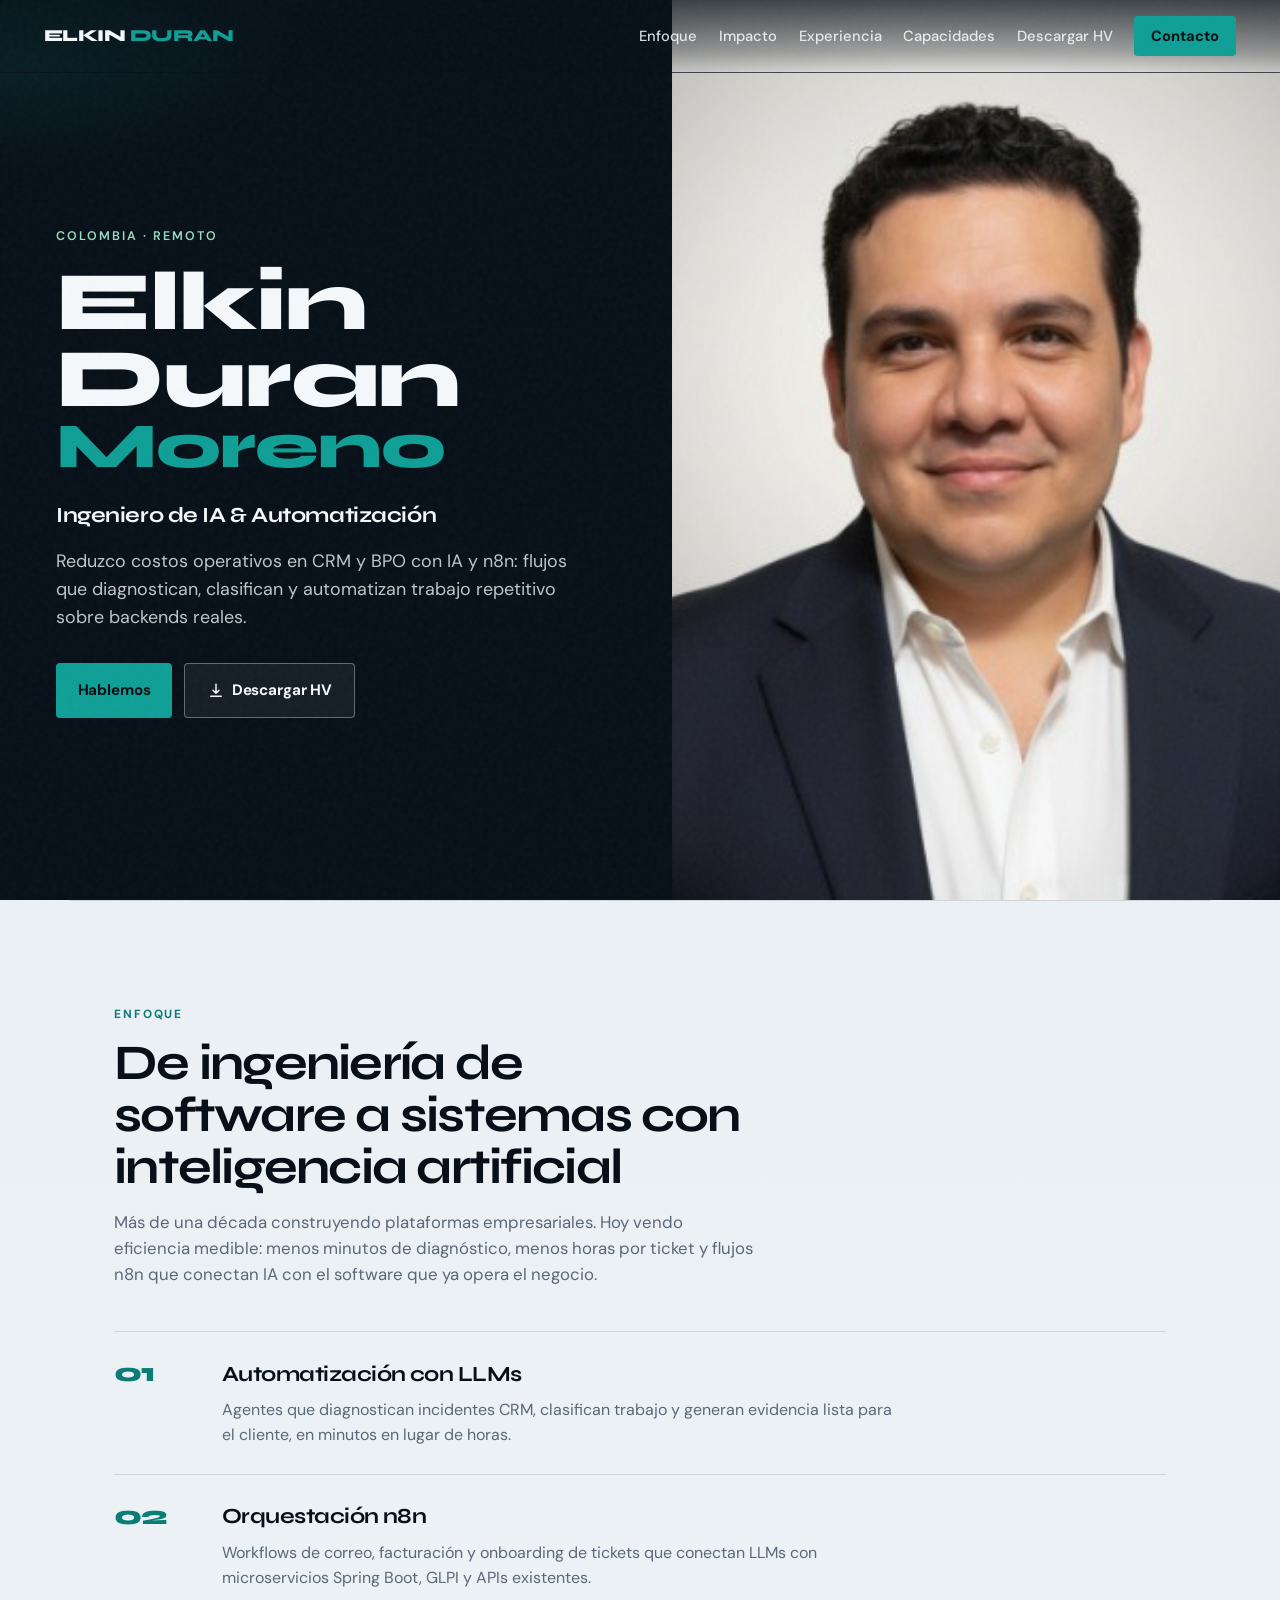
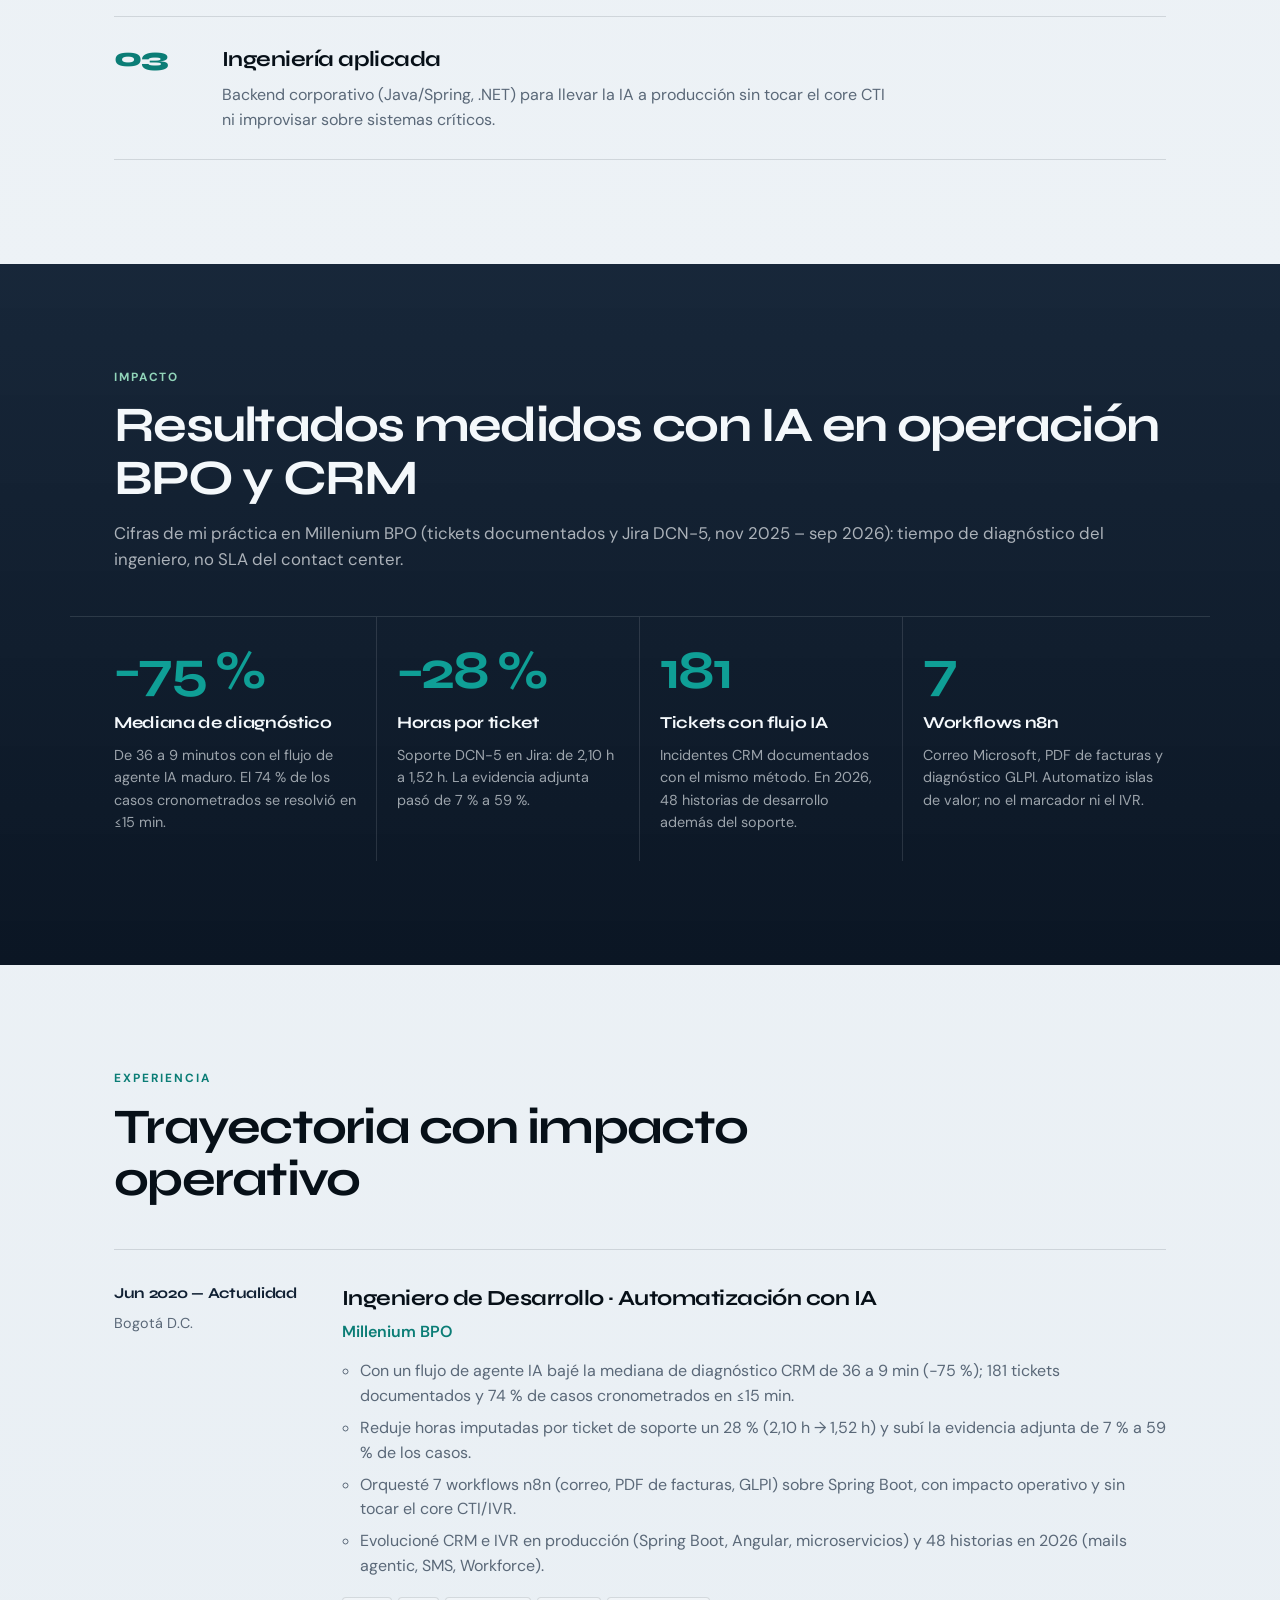
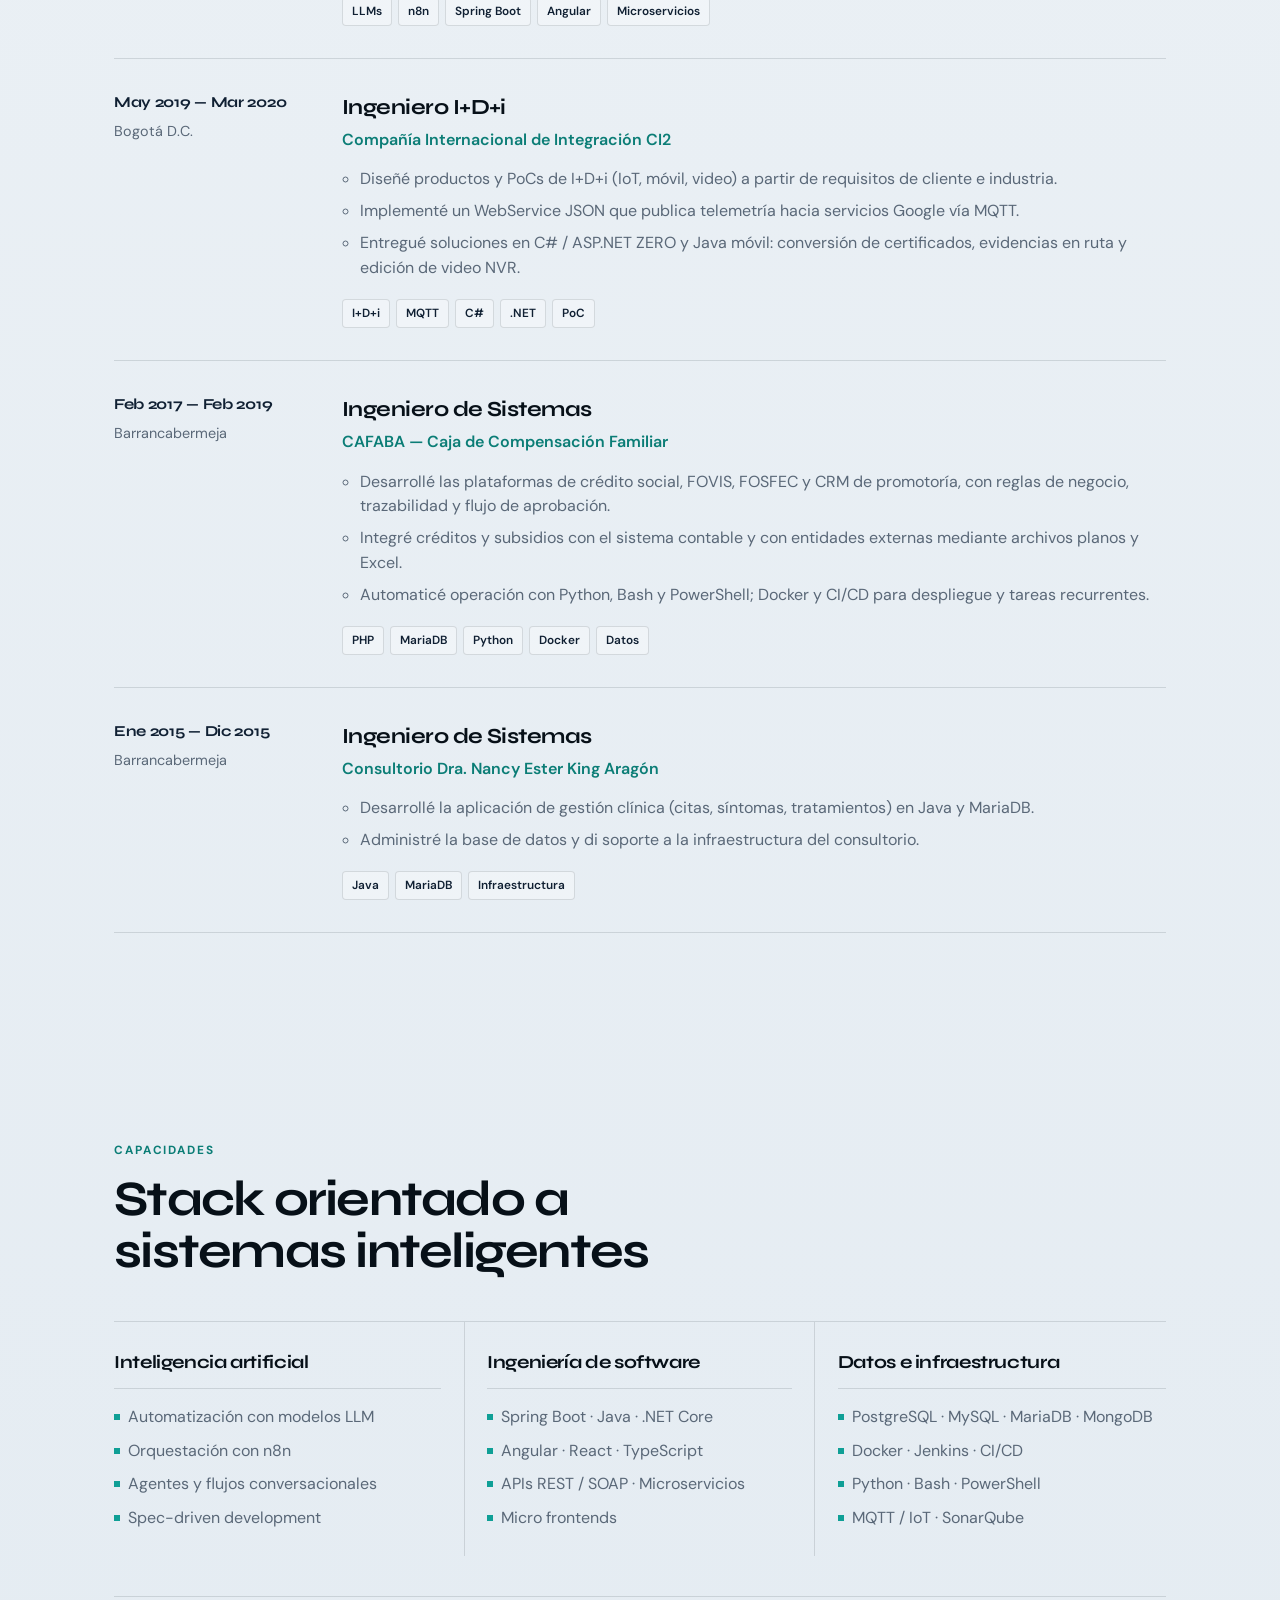
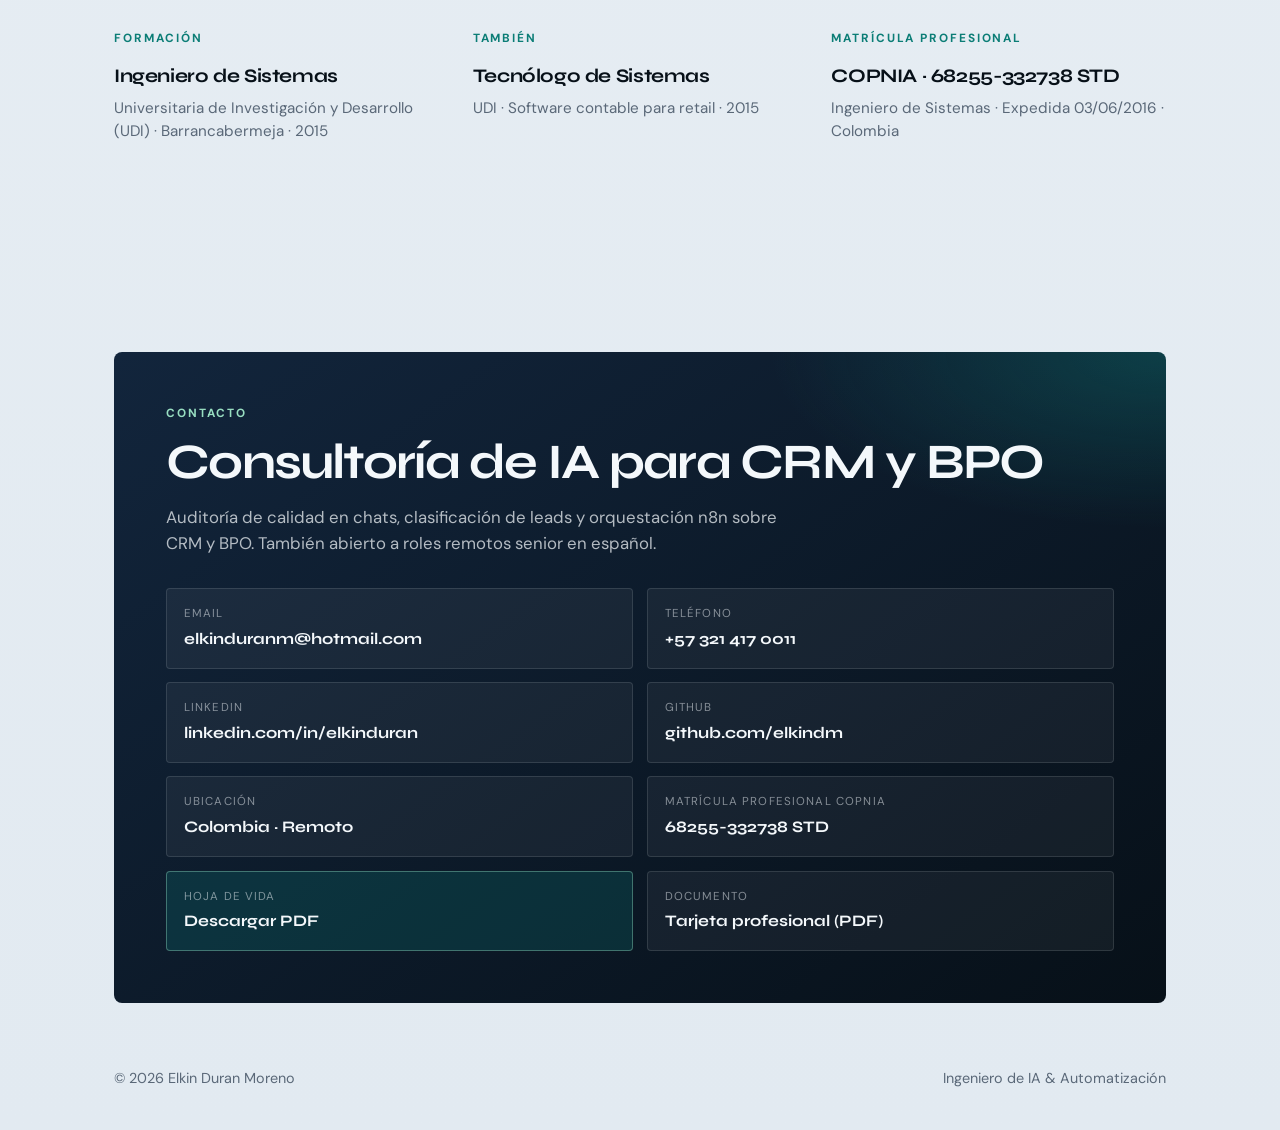
<file: index.html>
<!DOCTYPE html>
<html lang="es">
<head>
  <meta charset="UTF-8" />
  <meta name="viewport" content="width=device-width, initial-scale=1.0" />
  <title>Elkin Duran Moreno — Ingeniero de IA & Automatización</title>
  <meta name="description" content="Ayudo a empresas a reducir costos operativos en CRM y BPO con IA y n8n. −75 % en tiempo de diagnóstico y −28 % en horas por ticket de soporte." />
  <meta name="author" content="Elkin Duran Moreno" />
  <meta property="og:title" content="Elkin Duran Moreno — Ingeniero de IA & Automatización" />
  <meta property="og:description" content="Reduzco costos operativos en CRM y BPO con IA y n8n. Impacto medido: −75 % en diagnóstico y −28 % en horas por ticket." />
  <meta property="og:type" content="website" />
  <link rel="preconnect" href="https://fonts.googleapis.com" />
  <link rel="preconnect" href="https://fonts.gstatic.com" crossorigin />
  <link href="https://fonts.googleapis.com/css2?family=DM+Sans:ital,opsz,wght@0,9..40,400;0,9..40,500;0,9..40,600;1,9..40,400&family=Syne:wght@600;700;800&display=swap" rel="stylesheet" />
  <link rel="stylesheet" href="styles.css" />
</head>
<body>
  <div class="grain" aria-hidden="true"></div>
  <div class="mesh" aria-hidden="true"></div>

  <header class="nav">
    <a class="nav-brand" href="#inicio">Elkin<span>Duran</span></a>
    <nav class="nav-links" aria-label="Principal">
      <a href="#enfoque">Enfoque</a>
      <a href="#impacto">Impacto</a>
      <a href="#experiencia">Experiencia</a>
      <a href="#capacidades">Capacidades</a>
      <a href="assets/Elkin_Duran_Moreno_HV.pdf" download="Elkin_Duran_Moreno_Hoja_de_Vida.pdf">Descargar HV</a>
      <a href="#contacto" class="nav-cta">Contacto</a>
    </nav>
    <button class="nav-toggle" type="button" aria-label="Abrir menú" aria-expanded="false">
      <span></span><span></span>
    </button>
  </header>

  <main>
    <section class="hero" id="inicio">
      <div class="hero-copy">
        <p class="hero-eyebrow">Colombia · Remoto</p>
        <h1>
          <span class="hero-name">Elkin Duran</span>
          <span class="hero-surname">Moreno</span>
        </h1>
        <p class="hero-role">Ingeniero de IA &amp; Automatización</p>
        <p class="hero-lead">
          Reduzco costos operativos en CRM y BPO con IA y n8n:
          flujos que diagnostican, clasifican y automatizan trabajo
          repetitivo sobre backends reales.
        </p>
        <div class="hero-actions">
          <a class="btn btn-primary" href="#contacto">Hablemos</a>
          <a class="btn btn-download" href="assets/Elkin_Duran_Moreno_HV.pdf" download="Elkin_Duran_Moreno_Hoja_de_Vida.pdf">
            <svg width="18" height="18" viewBox="0 0 24 24" fill="none" aria-hidden="true">
              <path d="M12 3v12m0 0l4-4m-4 4l-4-4M5 19h14" stroke="currentColor" stroke-width="2" stroke-linecap="round" stroke-linejoin="round"/>
            </svg>
            Descargar HV
          </a>
        </div>
      </div>
      <div class="hero-media">
        <img src="assets/fotoeduran.png" alt="Retrato profesional de Elkin Duran Moreno" width="900" height="1100" />
      </div>
    </section>

    <section class="section focus" id="enfoque">
      <div class="section-head">
        <p class="eyebrow">Enfoque</p>
        <h2>De ingeniería de software a sistemas con inteligencia artificial</h2>
        <p class="section-lead">
          Más de una década construyendo plataformas empresariales. Hoy vendo eficiencia
          medible: menos minutos de diagnóstico, menos horas por ticket y flujos n8n
          que conectan IA con el software que ya opera el negocio.
        </p>
      </div>
      <div class="focus-list">
        <article class="focus-item reveal">
          <span class="focus-num">01</span>
          <div>
            <h3>Automatización con LLMs</h3>
            <p>Agentes que diagnostican incidentes CRM, clasifican trabajo y generan evidencia lista para el cliente, en minutos en lugar de horas.</p>
          </div>
        </article>
        <article class="focus-item reveal delay-1">
          <span class="focus-num">02</span>
          <div>
            <h3>Orquestación n8n</h3>
            <p>Workflows de correo, facturación y onboarding de tickets que conectan LLMs con microservicios Spring Boot, GLPI y APIs existentes.</p>
          </div>
        </article>
        <article class="focus-item reveal delay-2">
          <span class="focus-num">03</span>
          <div>
            <h3>Ingeniería aplicada</h3>
            <p>Backend corporativo (Java/Spring, .NET) para llevar la IA a producción sin tocar el core CTI ni improvisar sobre sistemas críticos.</p>
          </div>
        </article>
      </div>
    </section>

    <section class="section impact" id="impacto">
      <div class="section-head">
        <p class="eyebrow">Impacto</p>
        <h2>Resultados medidos con IA en operación BPO y CRM</h2>
        <p class="section-lead">
          Cifras de mi práctica en Millenium BPO (tickets documentados y Jira DCN-5,
          nov 2025 – sep 2026): tiempo de diagnóstico del ingeniero, no SLA del contact center.
        </p>
      </div>
      <div class="impact-strip">
        <article class="impact-stat reveal">
          <strong data-count="-75" data-suffix=" %">−75 %</strong>
          <h3>Mediana de diagnóstico</h3>
          <p>De 36 a 9 minutos con el flujo de agente IA maduro. El 74 % de los casos cronometrados se resolvió en ≤15 min.</p>
        </article>
        <article class="impact-stat reveal delay-1">
          <strong data-count="-28" data-suffix=" %">−28 %</strong>
          <h3>Horas por ticket</h3>
          <p>Soporte DCN-5 en Jira: de 2,10 h a 1,52 h. La evidencia adjunta pasó de 7 % a 59 %.</p>
        </article>
        <article class="impact-stat reveal delay-2">
          <strong data-count="181" data-suffix="">181</strong>
          <h3>Tickets con flujo IA</h3>
          <p>Incidentes CRM documentados con el mismo método. En 2026, 48 historias de desarrollo además del soporte.</p>
        </article>
        <article class="impact-stat reveal delay-3">
          <strong data-count="7" data-suffix="">7</strong>
          <h3>Workflows n8n</h3>
          <p>Correo Microsoft, PDF de facturas y diagnóstico GLPI. Automatizo islas de valor; no el marcador ni el IVR.</p>
        </article>
      </div>
    </section>

    <section class="section experience" id="experiencia">
      <div class="section-head">
        <p class="eyebrow">Experiencia</p>
        <h2>Trayectoria con impacto operativo</h2>
      </div>

      <ol class="timeline">
        <li class="timeline-item reveal">
          <div class="timeline-meta">
            <span class="timeline-dates">Jun 2020 — Actualidad</span>
            <span class="timeline-place">Bogotá D.C.</span>
          </div>
          <div class="timeline-body">
            <h3>Ingeniero de Desarrollo · Automatización con IA</h3>
            <p class="timeline-org">Millenium BPO</p>
            <ul>
              <li>Con un flujo de agente IA bajé la mediana de diagnóstico CRM de 36 a 9 min (−75 %); 181 tickets documentados y 74 % de casos cronometrados en ≤15 min.</li>
              <li>Reduje horas imputadas por ticket de soporte un 28 % (2,10 h → 1,52 h) y subí la evidencia adjunta de 7 % a 59 % de los casos.</li>
              <li>Orquesté 7 workflows n8n (correo, PDF de facturas, GLPI) sobre Spring Boot, con impacto operativo y sin tocar el core CTI/IVR.</li>
              <li>Evolucioné CRM e IVR en producción (Spring Boot, Angular, microservicios) y 48 historias en 2026 (mails agentic, SMS, Workforce).</li>
            </ul>
            <div class="tags">
              <span>LLMs</span><span>n8n</span><span>Spring Boot</span><span>Angular</span><span>Microservicios</span>
            </div>
          </div>
        </li>

        <li class="timeline-item reveal">
          <div class="timeline-meta">
            <span class="timeline-dates">May 2019 — Mar 2020</span>
            <span class="timeline-place">Bogotá D.C.</span>
          </div>
          <div class="timeline-body">
            <h3>Ingeniero I+D+i</h3>
            <p class="timeline-org">Compañía Internacional de Integración CI2</p>
            <ul>
              <li>Diseñé productos y PoCs de I+D+i (IoT, móvil, video) a partir de requisitos de cliente e industria.</li>
              <li>Implementé un WebService JSON que publica telemetría hacia servicios Google vía MQTT.</li>
              <li>Entregué soluciones en C# / ASP.NET ZERO y Java móvil: conversión de certificados, evidencias en ruta y edición de video NVR.</li>
            </ul>
            <div class="tags">
              <span>I+D+i</span><span>MQTT</span><span>C#</span><span>.NET</span><span>PoC</span>
            </div>
          </div>
        </li>

        <li class="timeline-item reveal">
          <div class="timeline-meta">
            <span class="timeline-dates">Feb 2017 — Feb 2019</span>
            <span class="timeline-place">Barrancabermeja</span>
          </div>
          <div class="timeline-body">
            <h3>Ingeniero de Sistemas</h3>
            <p class="timeline-org">CAFABA — Caja de Compensación Familiar</p>
            <ul>
              <li>Desarrollé las plataformas de crédito social, FOVIS, FOSFEC y CRM de promotoría, con reglas de negocio, trazabilidad y flujo de aprobación.</li>
              <li>Integré créditos y subsidios con el sistema contable y con entidades externas mediante archivos planos y Excel.</li>
              <li>Automaticé operación con Python, Bash y PowerShell; Docker y CI/CD para despliegue y tareas recurrentes.</li>
            </ul>
            <div class="tags">
              <span>PHP</span><span>MariaDB</span><span>Python</span><span>Docker</span><span>Datos</span>
            </div>
          </div>
        </li>

        <li class="timeline-item reveal">
          <div class="timeline-meta">
            <span class="timeline-dates">Ene 2015 — Dic 2015</span>
            <span class="timeline-place">Barrancabermeja</span>
          </div>
          <div class="timeline-body">
            <h3>Ingeniero de Sistemas</h3>
            <p class="timeline-org">Consultorio Dra. Nancy Ester King Aragón</p>
            <ul>
              <li>Desarrollé la aplicación de gestión clínica (citas, síntomas, tratamientos) en Java y MariaDB.</li>
              <li>Administré la base de datos y di soporte a la infraestructura del consultorio.</li>
            </ul>
            <div class="tags">
              <span>Java</span><span>MariaDB</span><span>Infraestructura</span>
            </div>
          </div>
        </li>
      </ol>
    </section>

    <section class="section capabilities" id="capacidades">
      <div class="section-head">
        <p class="eyebrow">Capacidades</p>
        <h2>Stack orientado a sistemas inteligentes</h2>
      </div>
      <div class="cap-grid">
        <article class="cap-block reveal">
          <h3>Inteligencia artificial</h3>
          <ul>
            <li>Automatización con modelos LLM</li>
            <li>Orquestación con n8n</li>
            <li>Agentes y flujos conversacionales</li>
            <li>Spec-driven development</li>
          </ul>
        </article>
        <article class="cap-block reveal delay-1">
          <h3>Ingeniería de software</h3>
          <ul>
            <li>Spring Boot · Java · .NET Core</li>
            <li>Angular · React · TypeScript</li>
            <li>APIs REST / SOAP · Microservicios</li>
            <li>Micro frontends</li>
          </ul>
        </article>
        <article class="cap-block reveal delay-2">
          <h3>Datos e infraestructura</h3>
          <ul>
            <li>PostgreSQL · MySQL · MariaDB · MongoDB</li>
            <li>Docker · Jenkins · CI/CD</li>
            <li>Python · Bash · PowerShell</li>
            <li>MQTT / IoT · SonarQube</li>
          </ul>
        </article>
      </div>

      <div class="edu reveal">
        <div>
          <p class="eyebrow">Formación</p>
          <h3>Ingeniero de Sistemas</h3>
          <p>Universitaria de Investigación y Desarrollo (UDI) · Barrancabermeja · 2015</p>
        </div>
        <div>
          <p class="eyebrow">También</p>
          <h3>Tecnólogo de Sistemas</h3>
          <p>UDI · Software contable para retail · 2015</p>
        </div>
        <div>
          <p class="eyebrow">Matrícula profesional</p>
          <h3>COPNIA · 68255-332738 STD</h3>
          <p>Ingeniero de Sistemas · Expedida 03/06/2016 · Colombia</p>
        </div>
      </div>
    </section>

    <section class="section contact" id="contacto">
      <div class="contact-panel reveal">
        <p class="eyebrow">Contacto</p>
        <h2>Consultoría de IA para CRM y BPO</h2>
        <p class="section-lead">
          Auditoría de calidad en chats, clasificación de leads y orquestación n8n
          sobre CRM y BPO. También abierto a roles remotos senior en español.
        </p>
        <div class="contact-links">
          <a class="contact-link" href="mailto:elkinduranm@hotmail.com">
            <span>Email</span>
            <strong>elkinduranm@hotmail.com</strong>
          </a>
          <a class="contact-link" href="tel:+573214170011">
            <span>Teléfono</span>
            <strong>+57 321 417 0011</strong>
          </a>
          <a class="contact-link" href="https://www.linkedin.com/in/elkinduran" target="_blank" rel="noopener noreferrer">
            <span>LinkedIn</span>
            <strong>linkedin.com/in/elkinduran</strong>
          </a>
          <a class="contact-link" href="https://github.com/elkindm" target="_blank" rel="noopener noreferrer">
            <span>GitHub</span>
            <strong>github.com/elkindm</strong>
          </a>
          <div class="contact-link contact-link-static">
            <span>Ubicación</span>
            <strong>Colombia · Remoto</strong>
          </div>
          <div class="contact-link contact-link-static">
            <span>Matrícula profesional COPNIA</span>
            <strong>68255-332738 STD</strong>
          </div>
          <a class="contact-link contact-link-download" href="assets/Elkin_Duran_Moreno_HV.pdf" download="Elkin_Duran_Moreno_Hoja_de_Vida.pdf">
            <span>Hoja de vida</span>
            <strong>Descargar PDF</strong>
          </a>
          <a class="contact-link" href="assets/Tarjeta_profesional.pdf" download="Tarjeta_profesional_Elkin_Duran.pdf" target="_blank" rel="noopener noreferrer">
            <span>Documento</span>
            <strong>Tarjeta profesional (PDF)</strong>
          </a>
        </div>
      </div>
    </section>
  </main>

  <footer class="footer">
    <p>© <span id="year"></span> Elkin Duran Moreno</p>
    <p>Ingeniero de IA &amp; Automatización</p>
  </footer>

  <script src="script.js"></script>
</body>
</html>
</file>
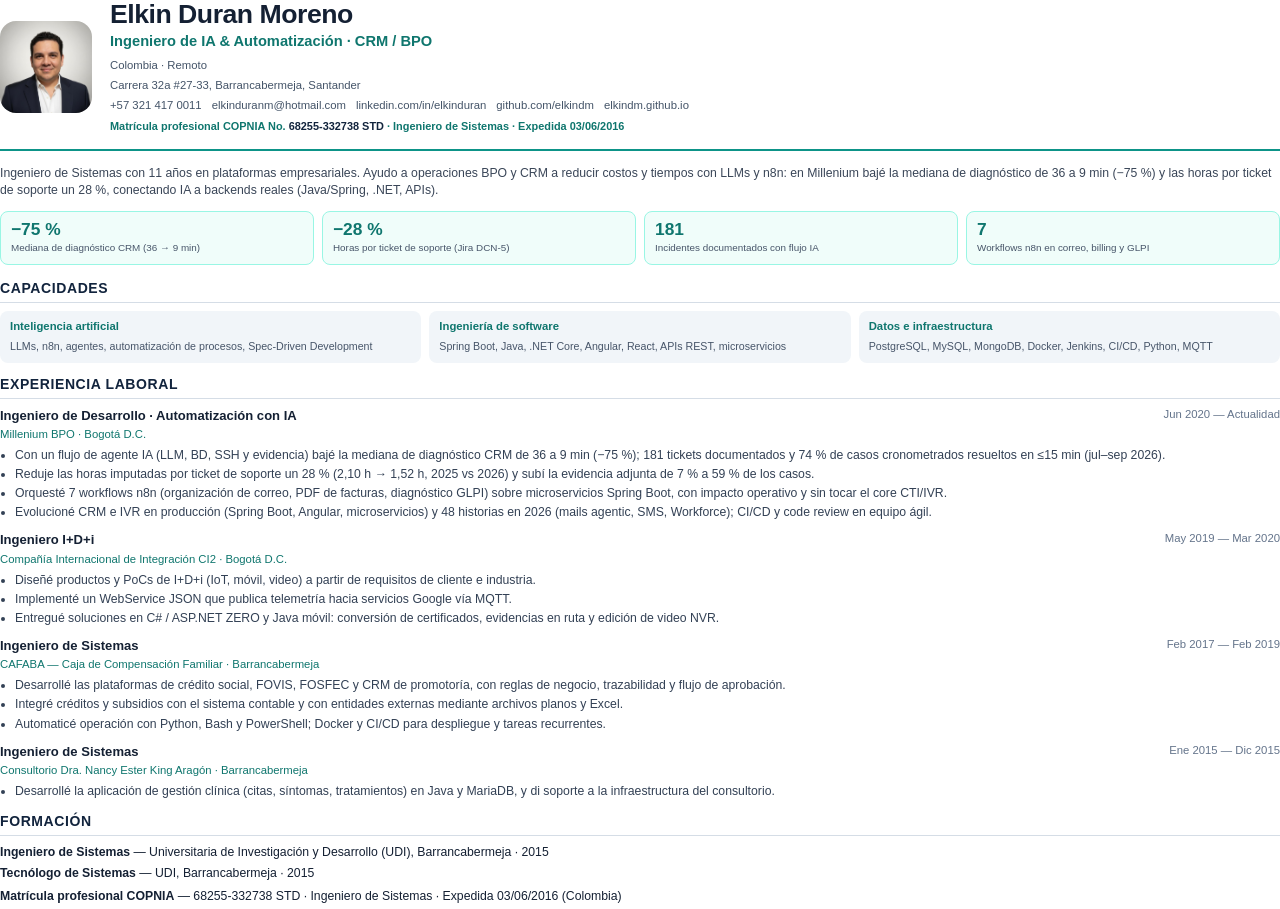
<file: cv.html>
<!DOCTYPE html>
<html lang="es">
<head>
  <meta charset="UTF-8" />
  <title>Elkin Duran Moreno — Hoja de Vida</title>
  <style>
    @page { size: A4; margin: 14mm 14mm 12mm; }
    * { box-sizing: border-box; margin: 0; padding: 0; }
    body {
      font-family: "Segoe UI", Arial, sans-serif;
      font-size: 9.2pt;
      line-height: 1.4;
      color: #142033;
      background: #fff;
    }
    .top {
      display: flex;
      gap: 18px;
      align-items: center;
      padding-bottom: 14px;
      border-bottom: 2.5px solid #0d9488;
      margin-bottom: 14px;
    }
    .photo {
      width: 92px;
      height: 92px;
      border-radius: 16px;
      object-fit: cover;
      object-position: center top;
      flex-shrink: 0;
    }
    h1 {
      font-size: 20pt;
      letter-spacing: -0.5px;
      line-height: 1.1;
      margin-bottom: 2px;
    }
    .role {
      font-size: 11pt;
      color: #0f766e;
      font-weight: 700;
      margin-bottom: 6px;
    }
    .contact {
      color: #445468;
      font-size: 8.5pt;
      display: flex;
      flex-wrap: wrap;
      gap: 2px 0;
    }
    .contact span {
      margin-right: 10px;
      display: inline-block;
    }
    .contact .address {
      flex-basis: 100%;
      margin: 2px 0 2px;
    }
    .license {
      margin-top: 6px;
      font-size: 8.2pt;
      color: #0f766e;
      font-weight: 600;
    }
    .license strong { color: #12243d; }
    .summary {
      margin-bottom: 12px;
      color: #3a4658;
    }
    .impact {
      display: grid;
      grid-template-columns: repeat(4, 1fr);
      gap: 8px;
      margin: 0 0 14px;
    }
    .impact-item {
      background: #f0fdfa;
      border: 1px solid #99f6e4;
      border-radius: 8px;
      padding: 8px 10px;
    }
    .impact-item strong {
      display: block;
      font-size: 13pt;
      color: #0f766e;
      line-height: 1.1;
    }
    .impact-item span {
      font-size: 7.4pt;
      color: #475569;
      line-height: 1.3;
    }
    h2 {
      font-size: 10.5pt;
      text-transform: uppercase;
      letter-spacing: 0.6px;
      color: #12243d;
      border-bottom: 1px solid #d5dde6;
      padding-bottom: 3px;
      margin: 12px 0 8px;
    }
    .job { margin-bottom: 10px; page-break-inside: avoid; }
    .job-head {
      display: flex;
      justify-content: space-between;
      gap: 10px;
      margin-bottom: 2px;
    }
    .job-title { font-weight: 700; font-size: 9.8pt; }
    .job-meta { color: #0f766e; font-size: 8.5pt; margin-bottom: 4px; }
    .dates { color: #64748b; font-size: 8.5pt; white-space: nowrap; }
    ul { padding-left: 15px; }
    li { margin-bottom: 2px; color: #334155; }
    .skills {
      display: grid;
      grid-template-columns: 1fr 1fr 1fr;
      gap: 8px;
    }
    .skill-box {
      background: #f1f5f9;
      border-radius: 8px;
      padding: 8px 10px;
    }
    .skill-box strong {
      display: block;
      font-size: 8.5pt;
      margin-bottom: 3px;
      color: #0f766e;
    }
    .skill-box span { font-size: 8pt; color: #475569; }
    .edu { margin-bottom: 4px; }
  </style>
</head>
<body>
  <header class="top">
    <img class="photo" src="assets/fotoeduran.png" alt="Elkin Duran Moreno" />
    <div>
      <h1>Elkin Duran Moreno</h1>
      <div class="role">Ingeniero de IA &amp; Automatización · CRM / BPO</div>
      <div class="contact">
        <span>Colombia · Remoto</span>
        <span class="address">Carrera 32a #27-33, Barrancabermeja, Santander</span>
        <span>+57 321 417 0011</span>
        <span>elkinduranm@hotmail.com</span>
        <span>linkedin.com/in/elkinduran</span>
        <span>github.com/elkindm</span>
        <span>elkindm.github.io</span>
      </div>
      <div class="license">
        Matrícula profesional COPNIA No. <strong>68255-332738 STD</strong>
        · Ingeniero de Sistemas · Expedida 03/06/2016
      </div>
    </div>
  </header>

  <p class="summary">
    Ingeniero de Sistemas con 11 años en plataformas empresariales. Ayudo a operaciones
    BPO y CRM a reducir costos y tiempos con LLMs y n8n: en Millenium bajé la mediana
    de diagnóstico de 36 a 9 min (−75 %) y las horas por ticket de soporte un 28 %,
    conectando IA a backends reales (Java/Spring, .NET, APIs).
  </p>

  <div class="impact">
    <div class="impact-item">
      <strong>−75 %</strong>
      <span>Mediana de diagnóstico CRM (36 → 9 min)</span>
    </div>
    <div class="impact-item">
      <strong>−28 %</strong>
      <span>Horas por ticket de soporte (Jira DCN-5)</span>
    </div>
    <div class="impact-item">
      <strong>181</strong>
      <span>Incidentes documentados con flujo IA</span>
    </div>
    <div class="impact-item">
      <strong>7</strong>
      <span>Workflows n8n en correo, billing y GLPI</span>
    </div>
  </div>

  <h2>Capacidades</h2>
  <div class="skills">
    <div class="skill-box">
      <strong>Inteligencia artificial</strong>
      <span>LLMs, n8n, agentes, automatización de procesos, Spec-Driven Development</span>
    </div>
    <div class="skill-box">
      <strong>Ingeniería de software</strong>
      <span>Spring Boot, Java, .NET Core, Angular, React, APIs REST, microservicios</span>
    </div>
    <div class="skill-box">
      <strong>Datos e infraestructura</strong>
      <span>PostgreSQL, MySQL, MongoDB, Docker, Jenkins, CI/CD, Python, MQTT</span>
    </div>
  </div>

  <h2>Experiencia laboral</h2>

  <article class="job">
    <div class="job-head">
      <div class="job-title">Ingeniero de Desarrollo · Automatización con IA</div>
      <div class="dates">Jun 2020 — Actualidad</div>
    </div>
    <div class="job-meta">Millenium BPO · Bogotá D.C.</div>
    <ul>
      <li>Con un flujo de agente IA (LLM, BD, SSH y evidencia) bajé la mediana de diagnóstico CRM de 36 a 9 min (−75 %); 181 tickets documentados y 74 % de casos cronometrados resueltos en ≤15 min (jul–sep 2026).</li>
      <li>Reduje las horas imputadas por ticket de soporte un 28 % (2,10 h → 1,52 h, 2025 vs 2026) y subí la evidencia adjunta de 7 % a 59 % de los casos.</li>
      <li>Orquesté 7 workflows n8n (organización de correo, PDF de facturas, diagnóstico GLPI) sobre microservicios Spring Boot, con impacto operativo y sin tocar el core CTI/IVR.</li>
      <li>Evolucioné CRM e IVR en producción (Spring Boot, Angular, microservicios) y 48 historias en 2026 (mails agentic, SMS, Workforce); CI/CD y code review en equipo ágil.</li>
    </ul>
  </article>

  <article class="job">
    <div class="job-head">
      <div class="job-title">Ingeniero I+D+i</div>
      <div class="dates">May 2019 — Mar 2020</div>
    </div>
    <div class="job-meta">Compañía Internacional de Integración CI2 · Bogotá D.C.</div>
    <ul>
      <li>Diseñé productos y PoCs de I+D+i (IoT, móvil, video) a partir de requisitos de cliente e industria.</li>
      <li>Implementé un WebService JSON que publica telemetría hacia servicios Google vía MQTT.</li>
      <li>Entregué soluciones en C# / ASP.NET ZERO y Java móvil: conversión de certificados, evidencias en ruta y edición de video NVR.</li>
    </ul>
  </article>

  <article class="job">
    <div class="job-head">
      <div class="job-title">Ingeniero de Sistemas</div>
      <div class="dates">Feb 2017 — Feb 2019</div>
    </div>
    <div class="job-meta">CAFABA — Caja de Compensación Familiar · Barrancabermeja</div>
    <ul>
      <li>Desarrollé las plataformas de crédito social, FOVIS, FOSFEC y CRM de promotoría, con reglas de negocio, trazabilidad y flujo de aprobación.</li>
      <li>Integré créditos y subsidios con el sistema contable y con entidades externas mediante archivos planos y Excel.</li>
      <li>Automaticé operación con Python, Bash y PowerShell; Docker y CI/CD para despliegue y tareas recurrentes.</li>
    </ul>
  </article>

  <article class="job">
    <div class="job-head">
      <div class="job-title">Ingeniero de Sistemas</div>
      <div class="dates">Ene 2015 — Dic 2015</div>
    </div>
    <div class="job-meta">Consultorio Dra. Nancy Ester King Aragón · Barrancabermeja</div>
    <ul>
      <li>Desarrollé la aplicación de gestión clínica (citas, síntomas, tratamientos) en Java y MariaDB, y di soporte a la infraestructura del consultorio.</li>
    </ul>
  </article>

  <h2>Formación</h2>
  <div class="edu"><strong>Ingeniero de Sistemas</strong> — Universitaria de Investigación y Desarrollo (UDI), Barrancabermeja · 2015</div>
  <div class="edu"><strong>Tecnólogo de Sistemas</strong> — UDI, Barrancabermeja · 2015</div>
  <div class="edu" style="margin-top:6px">
    <strong>Matrícula profesional COPNIA</strong> — 68255-332738 STD · Ingeniero de Sistemas · Expedida 03/06/2016 (Colombia)
  </div>
</body>
</html>
</file>
<file: styles.css>
:root {
  --ink: #071018;
  --ink-soft: #5a6878;
  --paper: #edf2f6;
  --paper-deep: #d8e2ea;
  --line: rgba(7, 16, 24, 0.12);
  --accent: #0f9f96;
  --accent-deep: #0b7d76;
  --accent-soft: rgba(15, 159, 150, 0.12);
  --navy: #102033;
  --white: #f7fafc;
  --hero-ink: #f4f8fb;
  --radius: 4px;
  --font-display: "Syne", system-ui, sans-serif;
  --font-body: "DM Sans", "Segoe UI", sans-serif;
  --max: 1140px;
}

*,
*::before,
*::after {
  box-sizing: border-box;
  margin: 0;
  padding: 0;
}

html {
  scroll-behavior: smooth;
}

body {
  font-family: var(--font-body);
  color: var(--ink);
  background:
    linear-gradient(180deg, #e8eef4 0%, var(--paper) 32%, #e2eaf1 100%);
  line-height: 1.55;
  min-height: 100vh;
  overflow-x: hidden;
}

img {
  max-width: 100%;
  display: block;
}

a {
  color: inherit;
  text-decoration: none;
}

.grain {
  pointer-events: none;
  position: fixed;
  inset: 0;
  z-index: 60;
  opacity: 0.035;
  background-image: url("data:image/svg+xml,%3Csvg viewBox='0 0 200 200' xmlns='http://www.w3.org/2000/svg'%3E%3Cfilter id='n'%3E%3CfeTurbulence type='fractalNoise' baseFrequency='0.9' numOctaves='4' stitchTiles='stitch'/%3E%3C/filter%3E%3Crect width='100%25' height='100%25' filter='url(%23n)'/%3E%3C/svg%3E");
}

.mesh {
  pointer-events: none;
  position: fixed;
  inset: 0;
  z-index: -1;
  background:
    radial-gradient(900px 420px at 12% 18%, rgba(15, 159, 150, 0.14), transparent 60%),
    radial-gradient(700px 380px at 88% 8%, rgba(16, 32, 51, 0.1), transparent 55%);
}

.nav {
  position: fixed;
  top: 0;
  left: 0;
  right: 0;
  z-index: 50;
  display: flex;
  align-items: center;
  justify-content: space-between;
  gap: 1rem;
  padding: 1rem clamp(1.25rem, 4vw, 2.75rem);
  transition: background 0.35s ease, border-color 0.35s ease, backdrop-filter 0.35s ease, color 0.35s ease;
  border-bottom: 1px solid transparent;
  color: var(--hero-ink);
  background: linear-gradient(180deg, rgba(7, 16, 24, 0.72) 0%, rgba(7, 16, 24, 0.28) 70%, transparent 100%);
}

.nav.is-scrolled {
  color: var(--ink);
  background: rgba(237, 242, 246, 0.88);
  border-bottom-color: var(--line);
  backdrop-filter: blur(16px);
}

.nav-brand {
  font-family: var(--font-display);
  font-weight: 800;
  font-size: 1.05rem;
  letter-spacing: -0.03em;
  text-transform: uppercase;
}

.nav-brand span {
  color: var(--accent);
  margin-left: 0.28rem;
}

.nav.is-scrolled .nav-brand span {
  color: var(--accent-deep);
}

.nav-links {
  display: flex;
  align-items: center;
  gap: 1.35rem;
}

.nav-links a {
  font-size: 0.92rem;
  font-weight: 500;
  opacity: 0.88;
  transition: opacity 0.2s ease, color 0.2s ease;
}

.nav-links a:hover {
  opacity: 1;
  color: var(--accent);
}

.nav.is-scrolled .nav-links a:hover {
  color: var(--accent-deep);
}

.nav-cta {
  padding: 0.55rem 1.05rem;
  border-radius: var(--radius);
  background: var(--accent);
  color: #041014 !important;
  font-weight: 700 !important;
  opacity: 1 !important;
}

.nav-cta:hover {
  background: #12b8ad !important;
  color: #041014 !important;
}

.nav.is-scrolled .nav-cta {
  background: var(--navy);
  color: var(--white) !important;
}

.nav.is-scrolled .nav-cta:hover {
  background: var(--accent-deep) !important;
  color: var(--white) !important;
}

.nav-toggle {
  display: none;
  width: 42px;
  height: 42px;
  border: 1px solid rgba(244, 248, 251, 0.28);
  border-radius: var(--radius);
  background: transparent;
  flex-direction: column;
  justify-content: center;
  align-items: center;
  gap: 6px;
  cursor: pointer;
}

.nav.is-scrolled .nav-toggle {
  border-color: var(--line);
}

.nav-toggle span {
  display: block;
  width: 18px;
  height: 2px;
  background: currentColor;
}

/* —— Hero: texto seguro + foto a la derecha —— */
.hero {
  position: relative;
  min-height: 100svh;
  display: grid;
  grid-template-columns: minmax(22rem, 1.05fr) minmax(18rem, 0.95fr);
  background: #071018;
  color: var(--hero-ink);
  overflow: hidden;
}

.hero-copy {
  position: relative;
  z-index: 2;
  display: flex;
  flex-direction: column;
  justify-content: center;
  padding: clamp(6.5rem, 12vh, 7.5rem) clamp(1.5rem, 4.5vw, 3.5rem) clamp(3rem, 7vh, 4.5rem);
  background:
    radial-gradient(520px 280px at 0% 0%, rgba(15, 159, 150, 0.16), transparent 60%),
    #071018;
  animation: heroRise 0.85s cubic-bezier(0.22, 1, 0.36, 1) both;
}

.hero-copy::after {
  content: "";
  position: absolute;
  top: 0;
  right: -2px;
  width: 72px;
  height: 100%;
  background: linear-gradient(90deg, #071018 0%, transparent 100%);
  pointer-events: none;
  z-index: 1;
}

.hero-media {
  position: relative;
  min-height: 100%;
  isolation: isolate;
}

.hero-media img {
  position: absolute;
  inset: 0;
  width: 100%;
  height: 100%;
  object-fit: cover;
  object-position: center top;
  display: block;
}

@keyframes heroRise {
  from {
    opacity: 0;
    transform: translateY(22px);
  }
  to {
    opacity: 1;
    transform: translateY(0);
  }
}

.hero-eyebrow {
  font-size: 0.78rem;
  font-weight: 600;
  letter-spacing: 0.16em;
  text-transform: uppercase;
  color: rgba(167, 243, 208, 0.9);
  margin-bottom: 1.1rem;
}

.hero h1 {
  font-family: var(--font-display);
  font-weight: 800;
  line-height: 0.92;
  letter-spacing: -0.045em;
  display: grid;
  gap: 0.04em;
  max-width: 11ch;
}

.hero-name {
  font-size: clamp(2.8rem, 6.5vw, 5.4rem);
}

.hero-surname {
  font-size: clamp(2.1rem, 5vw, 4rem);
  color: var(--accent);
}

.hero-role {
  margin-top: 1.35rem;
  font-family: var(--font-display);
  font-size: clamp(1.05rem, 2.2vw, 1.35rem);
  font-weight: 700;
  letter-spacing: -0.02em;
}

.hero-lead {
  margin-top: 1rem;
  max-width: 34rem;
  font-size: clamp(1rem, 1.6vw, 1.12rem);
  color: rgba(244, 248, 251, 0.78);
  line-height: 1.55;
}

.hero-actions {
  display: flex;
  flex-wrap: wrap;
  gap: 0.75rem;
  margin-top: 2rem;
}

.btn {
  display: inline-flex;
  align-items: center;
  justify-content: center;
  gap: 0.45rem;
  padding: 0.9rem 1.35rem;
  border-radius: var(--radius);
  font-weight: 700;
  font-size: 0.95rem;
  letter-spacing: -0.01em;
  transition: transform 0.2s ease, background 0.2s ease, color 0.2s ease, border-color 0.2s ease;
}

.btn:hover {
  transform: translateY(-2px);
}

.btn-primary {
  background: var(--accent);
  color: #041014;
}

.btn-primary:hover {
  background: #12b8ad;
}

.btn-download {
  border: 1px solid rgba(244, 248, 251, 0.35);
  background: rgba(244, 248, 251, 0.06);
  color: var(--hero-ink);
}

.btn-download:hover {
  background: rgba(244, 248, 251, 0.14);
  border-color: rgba(244, 248, 251, 0.55);
}

.btn-download svg {
  flex-shrink: 0;
}

/* —— Sections —— */
.section {
  max-width: var(--max);
  margin: 0 auto;
  padding: clamp(4.5rem, 9vw, 6.5rem) clamp(1.25rem, 4vw, 2.75rem);
  scroll-margin-top: 5rem;
}

.section-head {
  max-width: 40rem;
  margin-bottom: 2.75rem;
}

.eyebrow {
  font-size: 0.74rem;
  font-weight: 700;
  letter-spacing: 0.16em;
  text-transform: uppercase;
  color: var(--accent-deep);
  margin-bottom: 0.85rem;
}

.section-head h2,
.contact-panel h2 {
  font-family: var(--font-display);
  font-size: clamp(2rem, 4.4vw, 3.1rem);
  line-height: 1.05;
  letter-spacing: -0.035em;
  margin-bottom: 1rem;
}

.section-lead {
  color: var(--ink-soft);
  font-size: 1.05rem;
}

.focus {
  border-top: 1px solid var(--line);
}

.focus-list {
  display: grid;
  gap: 0;
}

.focus-item {
  display: grid;
  grid-template-columns: 5.5rem 1fr;
  gap: 1.25rem;
  padding: 1.6rem 0;
  border-top: 1px solid var(--line);
  transition: background 0.25s ease;
}

.focus-item:last-child {
  border-bottom: 1px solid var(--line);
}

.focus-item:hover {
  background: linear-gradient(90deg, rgba(15, 159, 150, 0.06), transparent 70%);
}

.focus-num {
  font-family: var(--font-display);
  font-weight: 800;
  font-size: 1.65rem;
  letter-spacing: -0.04em;
  color: var(--accent-deep);
  line-height: 1;
  padding-top: 0.15rem;
}

.focus-item h3 {
  font-family: var(--font-display);
  font-size: 1.35rem;
  letter-spacing: -0.025em;
  margin-bottom: 0.45rem;
}

.focus-item p {
  color: var(--ink-soft);
  max-width: 42rem;
}

/* Impact as editorial strip — not cards */
.impact {
  background:
    linear-gradient(180deg, rgba(16, 32, 51, 0.97), #0b1624 100%);
  color: var(--hero-ink);
  max-width: none;
  width: 100%;
  padding-left: 0;
  padding-right: 0;
}

.impact .section-head,
.impact-strip {
  max-width: var(--max);
  margin-left: auto;
  margin-right: auto;
  padding-left: clamp(1.25rem, 4vw, 2.75rem);
  padding-right: clamp(1.25rem, 4vw, 2.75rem);
}

.impact .eyebrow {
  color: rgba(167, 243, 208, 0.85);
}

.impact .section-lead {
  color: rgba(244, 248, 251, 0.68);
}

.impact-strip {
  display: grid;
  grid-template-columns: repeat(4, 1fr);
  gap: 0;
  border-top: 1px solid rgba(244, 248, 251, 0.12);
}

.impact-stat {
  padding: 1.75rem 1.25rem 1.75rem 0;
  border-right: 1px solid rgba(244, 248, 251, 0.12);
}

.impact-stat:last-child {
  border-right: none;
  padding-right: 0;
}

.impact-stat:not(:first-child) {
  padding-left: 1.25rem;
}

.impact-stat strong {
  display: block;
  font-family: var(--font-display);
  font-size: clamp(2.4rem, 5vw, 3.4rem);
  letter-spacing: -0.05em;
  color: var(--accent);
  line-height: 0.95;
  margin-bottom: 0.85rem;
}

.impact-stat h3 {
  font-family: var(--font-display);
  font-size: 1.05rem;
  letter-spacing: -0.02em;
  margin-bottom: 0.5rem;
}

.impact-stat p {
  color: rgba(244, 248, 251, 0.62);
  font-size: 0.9rem;
}

.timeline {
  list-style: none;
  display: flex;
  flex-direction: column;
  gap: 0;
}

.timeline-item {
  display: grid;
  grid-template-columns: 200px 1fr;
  gap: 1.75rem;
  padding: 2rem 0;
  border-top: 1px solid var(--line);
}

.timeline-item:last-child {
  border-bottom: 1px solid var(--line);
}

.timeline-dates {
  display: block;
  font-family: var(--font-display);
  font-weight: 700;
  font-size: 0.95rem;
  letter-spacing: -0.02em;
  color: var(--navy);
  margin-bottom: 0.3rem;
}

.timeline-place {
  color: var(--ink-soft);
  font-size: 0.9rem;
}

.timeline-body h3 {
  font-family: var(--font-display);
  font-size: 1.35rem;
  letter-spacing: -0.025em;
  margin-bottom: 0.25rem;
}

.timeline-org {
  color: var(--accent-deep);
  font-weight: 600;
  margin-bottom: 0.9rem;
}

.timeline-body ul {
  padding-left: 1.1rem;
  color: var(--ink-soft);
  display: grid;
  gap: 0.45rem;
}

.tags {
  display: flex;
  flex-wrap: wrap;
  gap: 0.4rem;
  margin-top: 1.1rem;
}

.tags span {
  font-size: 0.74rem;
  font-weight: 600;
  padding: 0.28rem 0.55rem;
  border-radius: var(--radius);
  border: 1px solid var(--line);
  background: rgba(255, 255, 255, 0.35);
  color: var(--navy);
}

.cap-grid {
  display: grid;
  grid-template-columns: repeat(3, 1fr);
  gap: 0;
  border-top: 1px solid var(--line);
}

.cap-block {
  padding: 1.6rem 1.4rem 1.6rem 0;
  border-right: 1px solid var(--line);
}

.cap-block:last-child {
  border-right: none;
  padding-right: 0;
}

.cap-block:not(:first-child) {
  padding-left: 1.4rem;
}

.cap-block h3 {
  font-family: var(--font-display);
  font-size: 1.15rem;
  letter-spacing: -0.02em;
  margin-bottom: 1rem;
  padding-bottom: 0.75rem;
  border-bottom: 1px solid var(--line);
}

.cap-block ul {
  list-style: none;
  display: grid;
  gap: 0.55rem;
  color: var(--ink-soft);
}

.cap-block li {
  padding-left: 0.9rem;
  position: relative;
}

.cap-block li::before {
  content: "";
  position: absolute;
  left: 0;
  top: 0.55em;
  width: 6px;
  height: 6px;
  background: var(--accent);
}

.edu {
  margin-top: 2.5rem;
  display: grid;
  grid-template-columns: repeat(3, 1fr);
  gap: 1.5rem;
  padding: 2rem 0 0;
  border-top: 1px solid var(--line);
}

.edu .eyebrow {
  color: var(--accent-deep);
}

.edu h3 {
  font-family: var(--font-display);
  font-size: 1.2rem;
  letter-spacing: -0.02em;
  margin-bottom: 0.35rem;
}

.edu p:last-child {
  color: var(--ink-soft);
  font-size: 0.95rem;
}

.contact {
  padding-bottom: 4rem;
}

.contact-panel {
  padding: clamp(2.2rem, 5vw, 3.25rem);
  border-radius: 8px;
  background:
    radial-gradient(720px 320px at 100% 0%, rgba(15, 159, 150, 0.28), transparent 55%),
    linear-gradient(145deg, #12253c, #071018);
  color: var(--hero-ink);
}

.contact-panel .eyebrow {
  color: rgba(167, 243, 208, 0.9);
}

.contact-panel .section-lead {
  color: rgba(244, 248, 251, 0.72);
  max-width: 40rem;
  margin-bottom: 2rem;
}

.contact-links {
  display: grid;
  grid-template-columns: repeat(2, 1fr);
  gap: 0.85rem;
}

.contact-link {
  display: flex;
  flex-direction: column;
  gap: 0.25rem;
  padding: 1rem 1.05rem;
  border-radius: var(--radius);
  background: rgba(244, 248, 251, 0.05);
  border: 1px solid rgba(244, 248, 251, 0.12);
  transition: background 0.2s ease, transform 0.2s ease, border-color 0.2s ease;
}

.contact-link:hover {
  background: rgba(244, 248, 251, 0.1);
  border-color: rgba(15, 159, 150, 0.45);
  transform: translateY(-2px);
}

.contact-link span {
  font-size: 0.72rem;
  text-transform: uppercase;
  letter-spacing: 0.1em;
  color: rgba(244, 248, 251, 0.5);
}

.contact-link strong {
  font-family: var(--font-display);
  font-weight: 700;
  font-size: 1rem;
  word-break: break-word;
}

.contact-link-download {
  background: rgba(15, 159, 150, 0.18);
  border-color: rgba(167, 243, 208, 0.35);
}

.contact-link-static {
  cursor: default;
}

.contact-link-static:hover {
  transform: none;
  background: rgba(244, 248, 251, 0.05);
  border-color: rgba(244, 248, 251, 0.12);
}

.footer {
  max-width: var(--max);
  margin: 0 auto;
  padding: 0 clamp(1.25rem, 4vw, 2.75rem) 2.5rem;
  display: flex;
  justify-content: space-between;
  gap: 1rem;
  color: var(--ink-soft);
  font-size: 0.9rem;
}

.reveal {
  opacity: 0;
  transform: translateY(24px);
  transition: opacity 0.75s cubic-bezier(0.22, 1, 0.36, 1), transform 0.75s cubic-bezier(0.22, 1, 0.36, 1);
}

.reveal.is-visible {
  opacity: 1;
  transform: translateY(0);
}

.delay-1 { transition-delay: 0.08s; }
.delay-2 { transition-delay: 0.16s; }
.delay-3 { transition-delay: 0.24s; }
.delay-4 { transition-delay: 0.32s; }

@media (max-width: 960px) {
  .hero {
    grid-template-columns: 1fr;
    min-height: auto;
  }

  .hero-media {
    order: -1;
    min-height: clamp(280px, 48vw, 420px);
  }

  .hero-media img {
    position: absolute;
    object-position: center 12%;
  }

  .hero-copy {
    padding-top: 2.5rem;
  }

  .hero-copy::after {
    display: none;
  }

  .hero h1 {
    max-width: none;
  }

  .impact-strip,
  .cap-grid,
  .edu,
  .contact-links {
    grid-template-columns: 1fr 1fr;
  }

  .impact-stat,
  .cap-block {
    border-right: none;
    padding-left: 0 !important;
    padding-right: 0 !important;
  }

  .impact-stat:nth-child(odd),
  .cap-block:nth-child(odd) {
    padding-right: 1rem !important;
    border-right: 1px solid rgba(244, 248, 251, 0.12);
  }

  .cap-block:nth-child(odd) {
    border-right-color: var(--line);
  }

  .impact-stat:nth-child(n + 3),
  .cap-block:nth-child(n + 3) {
    border-top: 1px solid rgba(244, 248, 251, 0.12);
  }

  .cap-block:nth-child(n + 3) {
    border-top-color: var(--line);
  }

  .timeline-item {
    grid-template-columns: 1fr;
    gap: 0.55rem;
  }
}

@media (max-width: 720px) {
  .nav {
    color: var(--ink);
    background: rgba(237, 242, 246, 0.92);
    border-bottom-color: var(--line);
    backdrop-filter: blur(14px);
  }

  .nav-toggle {
    display: flex;
    border-color: var(--line);
  }

  .nav-cta {
    background: var(--navy);
    color: var(--white) !important;
  }

  .nav-links {
    position: absolute;
    top: calc(100% + 0.5rem);
    right: 1.25rem;
    left: 1.25rem;
    flex-direction: column;
    align-items: stretch;
    gap: 0.2rem;
    padding: 0.75rem;
    border-radius: 8px;
    background: rgba(247, 250, 252, 0.98);
    border: 1px solid var(--line);
    color: var(--ink);
    display: none;
  }

  .nav-links.is-open {
    display: flex;
  }

  .nav-links a {
    padding: 0.75rem 0.85rem;
    border-radius: var(--radius);
  }

  .nav-cta {
    text-align: center;
  }

  .focus-item {
    grid-template-columns: 3.2rem 1fr;
    gap: 0.85rem;
  }

  .impact-strip,
  .cap-grid,
  .edu,
  .contact-links {
    grid-template-columns: 1fr;
  }

  .impact-stat:nth-child(odd),
  .cap-block:nth-child(odd) {
    border-right: none !important;
    padding-right: 0 !important;
  }

  .impact-stat + .impact-stat,
  .cap-block + .cap-block {
    border-top: 1px solid rgba(244, 248, 251, 0.12);
  }

  .cap-block + .cap-block {
    border-top-color: var(--line);
  }

  .footer {
    flex-direction: column;
  }
}

@media (prefers-reduced-motion: reduce) {
  html { scroll-behavior: auto; }

  .reveal,
  .btn,
  .contact-link,
  .hero-copy {
    transition: none !important;
    animation: none !important;
  }

  .reveal {
    opacity: 1;
    transform: none;
  }
}
</file>
